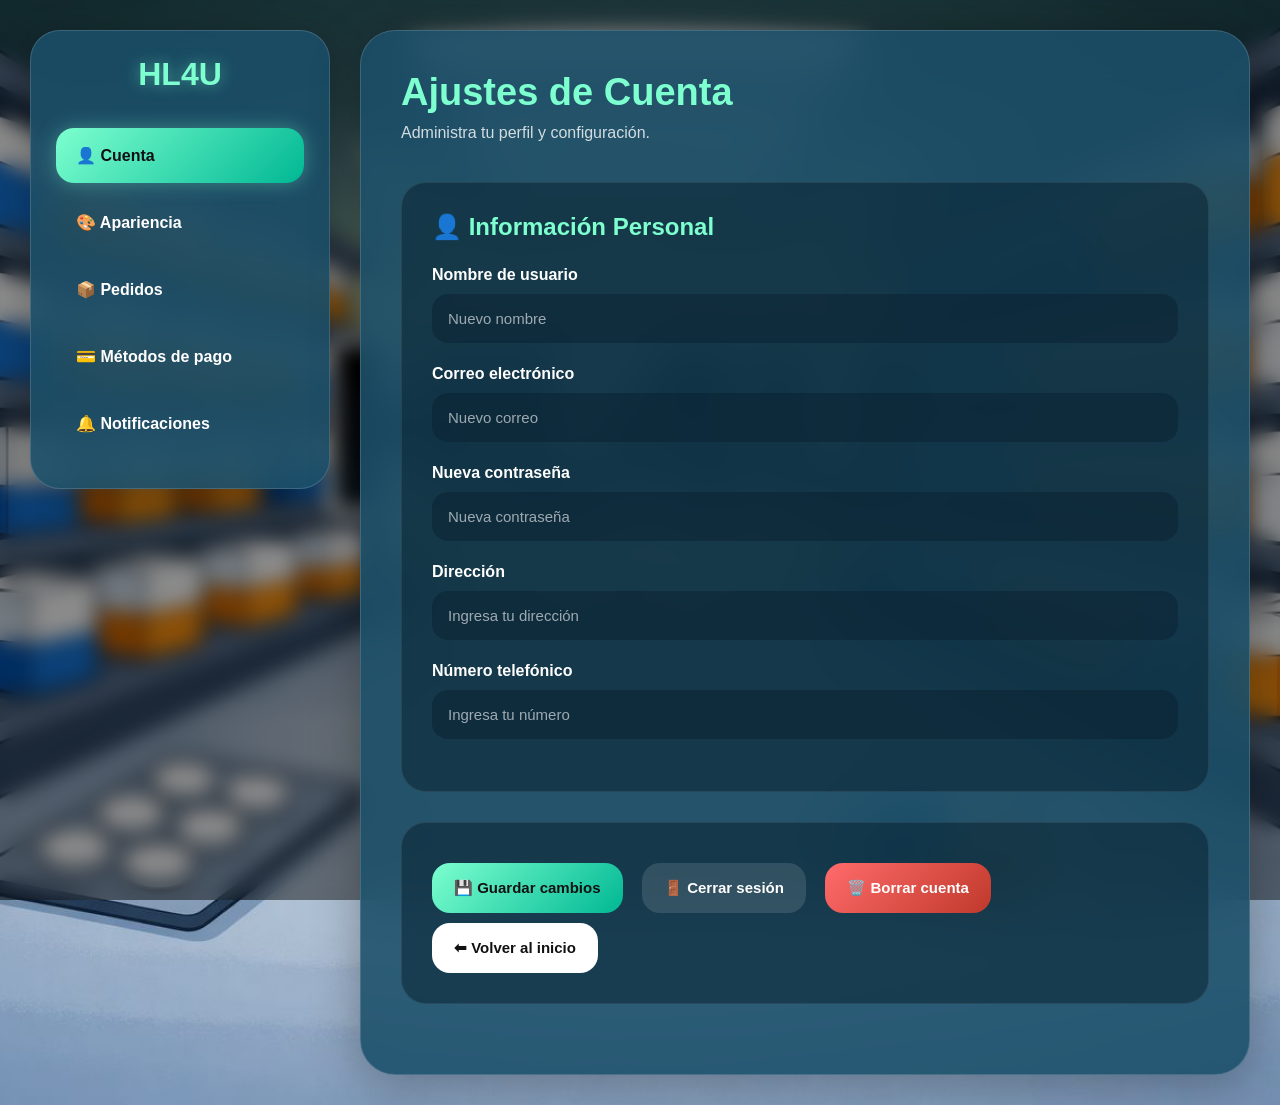
<file: ajustes.html>
<!DOCTYPE html>
<html lang="es">

<head>

<meta charset="UTF-8">
<meta name="viewport" content="width=device-width, initial-scale=1.0">

<title>Ajustes - HL4U</title>

<link rel="stylesheet" href="ajustes.css">
<link rel="icon" href="images/favicon.png">
<link rel="preconnect" href="https://fonts.googleapis.com">

<link rel="preconnect"
href="https://fonts.gstatic.com"
crossorigin>

<link href="https://fonts.googleapis.com/css2?family=Montserrat:wght@400;600;700&family=Poppins:wght@400;500;600;700&display=swap"
rel="stylesheet">
</head>

<body class="pagina-ajustes">

<!-- FONDO -->

<div class="fondo-blur"></div>

<!-- CONTENEDOR -->

<div class="contenedor-ajustes">

    <!-- SIDEBAR -->

    <aside class="sidebar-ajustes">

        <div class="logo-ajustes">
            HL4U
        </div>

        <button
        class="opcion-ajustes activo"
        onclick="mostrarSeccion('cuenta', this)">

            👤 Cuenta

        </button>

        <button
        class="opcion-ajustes"
        onclick="mostrarSeccion('apariencia', this)">

            🎨 Apariencia

        </button>

        <button
        class="opcion-ajustes"
        onclick="mostrarSeccion('pedidos', this)">

            📦 Pedidos

        </button>

        <button
        class="opcion-ajustes"
        onclick="mostrarSeccion('pagos', this)">

            💳 Métodos de pago

        </button>

        <button
        class="opcion-ajustes"
        onclick="mostrarSeccion('notificaciones', this)">

            🔔 Notificaciones

        </button>

    </aside>

    <!-- PANEL DERECHO -->

    <main class="panel-ajustes">

        <!-- CUENTA -->

        <section
        id="cuenta"
        class="seccion-ajustes">

            <h1 class="titulo-panel">
                Ajustes de Cuenta
            </h1>

            <p class="descripcion-panel">
                Administra tu perfil y configuración.
            </p>

            <section class="card-ajustes">

                <h2>
                    👤 Información Personal
                </h2>

                <div class="grupo-input">

                    <label>
                        Nombre de usuario
                    </label>

                    <input
                    type="text"
                    placeholder="Nuevo nombre">

                </div>

                <div class="grupo-input">

                    <label>
                        Correo electrónico
                    </label>

                    <input
                    type="email"
                    placeholder="Nuevo correo">

                </div>

                <div class="grupo-input">

                    <label>
                        Nueva contraseña
                    </label>

                    <input
                    type="password"
                    placeholder="Nueva contraseña">

                </div>

                <div class="grupo-input">

                    <label>
                        Dirección
                    </label>

                    <input
                    type="text"
                    placeholder="Ingresa tu dirección">

                </div>

                <div class="grupo-input">

                    <label>
                        Número telefónico
                    </label>

                    <input
                    type="text"
                    placeholder="Ingresa tu número">

                </div>

            </section>

        </section>

        <!-- APARIENCIA -->

        <section
        id="apariencia"
        class="seccion-ajustes"
        style="display:none;">

            <h1 class="titulo-panel">
                Apariencia
            </h1>

            <p class="descripcion-panel">
                Personaliza cómo se ve HL4U.
            </p>

            <section class="card-ajustes">

                <div class="grupo-input">

                    <label>
                        Tema
                    </label>

                   <select id="selector-tema">

                     <option value="claro">
                        Claro
                     </option>

                     <option value="oscuro">
                       Oscuro
                        </option>

                        </select>

                </div>

                <div class="grupo-input">

                    <label>
                        Tamaño de letra
                    </label>

                  <select id="selector-tamano">

                    <option value="14px">
                      Pequeña
                        </option>

                     <option value="16px" selected>
                        Normal
                    </option>

                    <option value="20px">
                     Grande
                    </option>

                    </select>

                </div>

                <div class="grupo-input">

                 <label>
                  Fuente de letra
                </label>

             <select id="selector-fuente">

              <option value="Poppins">
            Poppins
             </option>

             <option value="Montserrat">
            Montserrat
            </option>

            <option value="Arial">
            Arial
                </option>

            </select>

            </div>

            </section>

        </section>

        <!-- PEDIDOS -->

       <!-- PEDIDOS -->

<section
id="pedidos"
class="seccion-ajustes"
style="display:none;">

    <h1 class="titulo-panel">
        Pedidos
    </h1>

    <p class="descripcion-panel">
        Consulta el estado de tus compras.
    </p>

    <!-- BOTONES -->

    <div class="botones-pedidos">

        <button
        class="btn-pedido activo-pedido"
        onclick="mostrarPanelPedido('historial-panel', this)">

            📦 Historial

        </button>

        <button
        class="btn-pedido"
        onclick="mostrarPanelPedido('pendientes-panel', this)">

            🚚 Pendientes

        </button>

        <button
        class="btn-pedido"
        onclick="mostrarPanelPedido('cancelados-panel', this)">

            ❌ Cancelados

        </button>

        <button
        class="btn-pedido"
        onclick="mostrarPanelPedido('estado-panel', this)">

            📍 Estado

        </button>

    </div>

    <!-- CONTENIDO -->

    <div class="contenido-pedidos">

        <!-- HISTORIAL -->

        <div
        class="panel-pedido"
        id="historial-panel">

            <div class="pedido-card">

                <h3>
                    📦 Historial de pedidos
                </h3>

                <p>
                    Pedido #HL4U-2041
                </p>

                <span>
                    Entregado • 12 Marzo
                </span>

            </div>

        </div>

        <!-- PENDIENTES -->

        <div
        class="panel-pedido"
        id="pendientes-panel"
        style="display:none;">

            <div class="pedido-card">

                <h3>
                    🚚 Pedidos pendientes
                </h3>

                <p>
                    Proteína Whey Premium
                </p>

                <span>
                    Llegará en 3 días
                </span>

            </div>

        </div>

        <!-- CANCELADOS -->

        <div
        class="panel-pedido"
        id="cancelados-panel"
        style="display:none;">

            <div class="pedido-card">

                <h3>
                    ❌ Pedidos cancelados
                </h3>

                <p>
                    Pedido #HL4U-1880
                </p>

                <span>
                    Cancelado por usuario
                </span>

            </div>

        </div>

        <!-- ESTADO -->

        <div
        class="panel-pedido"
        id="estado-panel"
        style="display:none;">

            <div class="pedido-card">

                <h3>
                    📍 Estado del pedido
                </h3>

                <p>
                    Pedido en preparación
                </p>

                <div class="barra-envio">

                    <div class="progreso-envio"></div>

                </div>

            </div>

        </div>

    </div>

</section>

        <!-- PAGOS -->

<section
id="pagos"
class="seccion-ajustes"
style="display:none;">

    <h1 class="titulo-panel">
        Métodos de Pago
    </h1>

    <p class="descripcion-panel">
        Administra tus tarjetas y métodos.
    </p>

    <section class="card-ajustes">

        <div class="tarjeta-guardada">

            <div class="info-tarjeta">

                <h3>
                    💳 Tarjeta principal
                </h3>

                <p id="tarjeta-guardada-texto">
                    **** **** **** 1234
                </p>

            </div>

        </div>

        <div class="acciones-pago">

            <button
            class="btn-agregar-pago"
            onclick="window.location.href='pago.html'">

                ➕ Agregar método de pago

            </button>

            <button
            class="btn-borrar-pago"
            onclick="borrarMetodoPago()">

                🗑️ Borrar método de pago

            </button>

        </div>

    </section>

</section>
        <!-- NOTIFICACIONES -->

<section
id="notificaciones"
class="seccion-ajustes"
style="display:none;">

    <h1 class="titulo-panel">
        Notificaciones
    </h1>

    <p class="descripcion-panel">
        Configura alertas y promociones.
    </p>

    <section class="card-ajustes">

        <!-- OPCION 1 -->

        <div class="opcion-switch">

            <div class="texto-switch">

                <h3>
                    🔔 Notificaciones de HL4U
                </h3>

                <p>
                    Recibe avisos de nuestra página y aplicación.
                </p>

            </div>

            <label class="switch">

                <input type="checkbox" id="notif-hl4u">

                <span class="slider"></span>

            </label>

        </div>

        <!-- OPCION 2 -->

        <div class="opcion-switch">

            <div class="texto-switch">

                <h3>
                    📧 Promociones por Email
                </h3>

                <p>
                    Recibe descuentos y promociones exclusivas.
                </p>

            </div>

            <label class="switch">

            <input
type="checkbox"
id="notif-email">

                <span class="slider"></span>

            </label>

        </div>

        <!-- OPCION 3 -->

        <div class="opcion-switch">

            <div class="texto-switch">

                <h3>
                    📱 SMS Promocionales
                </h3>

                <p>
                    Recibe mensajes con nuevas ofertas.
                </p>

            </div>

            <label class="switch">

                <input type="checkbox" id="notif-sms">

                <span class="slider"></span>

            </label>

        </div>

    </section>

</section>

        <!-- BOTONES GENERALES -->

        <section class="card-ajustes">

            <button class="btn-guardar">
                💾 Guardar cambios
            </button>

            <button class="btn-cerrar">
                🚪 Cerrar sesión
            </button>

            <button class="btn-borrar">
                🗑️ Borrar cuenta
            </button>

            <button
            class="btn-volver"
            onclick="window.location.href='index.html'">

                ⬅ Volver al inicio

            </button>

        </section>

    </main>

</div>

<script src="ajustes.js"></script>

</body>
</html>
</file>
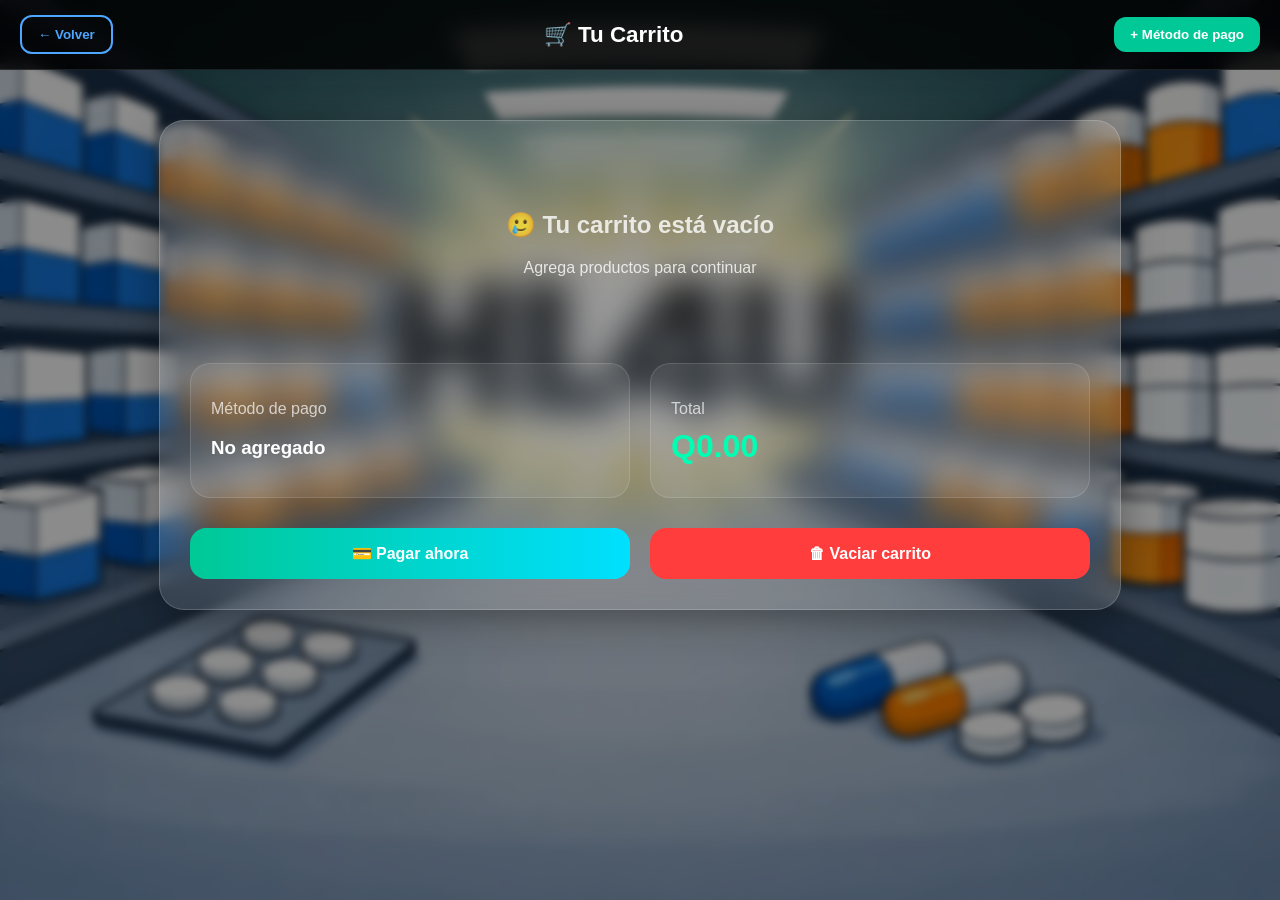
<file: carrito.html>
<!DOCTYPE html>
<html lang="es">
<head>
    <meta charset="UTF-8">
    <meta name="viewport" content="width=device-width, initial-scale=1.0">
    <title>Tu Carrito - HL4U</title>

    <link rel="stylesheet" href="carrito.css">
<link rel="icon"
href="images/favicon.png">

</head>

<body>

<header class="header">

    <button class="btn-header btn-volver"
        onclick="volverInicio()">
        ← Volver
    </button>

    <h1>🛒 Tu Carrito</h1>

    <button class="btn-header btn-pago"
        onclick="irPago()">
        + Método de pago
    </button>

</header>

<main class="contenedor-carrito">

    <div class="caja-carrito">

        <div id="lista-carrito"></div>

        <div class="resumen">

            <div class="metodo-box">
                <p>Método de pago</p>
                <h3 id="metodo-pago">
                    No agregado
                </h3>
            </div>

            <div class="total-box">
                <p>Total</p>
                <h2 id="total">
                    Q0.00
                </h2>
            </div>

        </div>

        <div class="botones">

            <button class="btn-pagar"
                onclick="finalizarCompra()">
                💳 Pagar ahora
            </button>

            <button class="btn-vaciar"
                onclick="vaciarCarrito()">
                🗑 Vaciar carrito
            </button>

        </div>

    </div>

</main>

<script src="Botones.js"></script>
<script src="carrito.js"></script>

<audio
    id="sound-success"
    src="sounds/approved.mp3"
    preload="auto">
</audio>

</body>
</html>
</file>
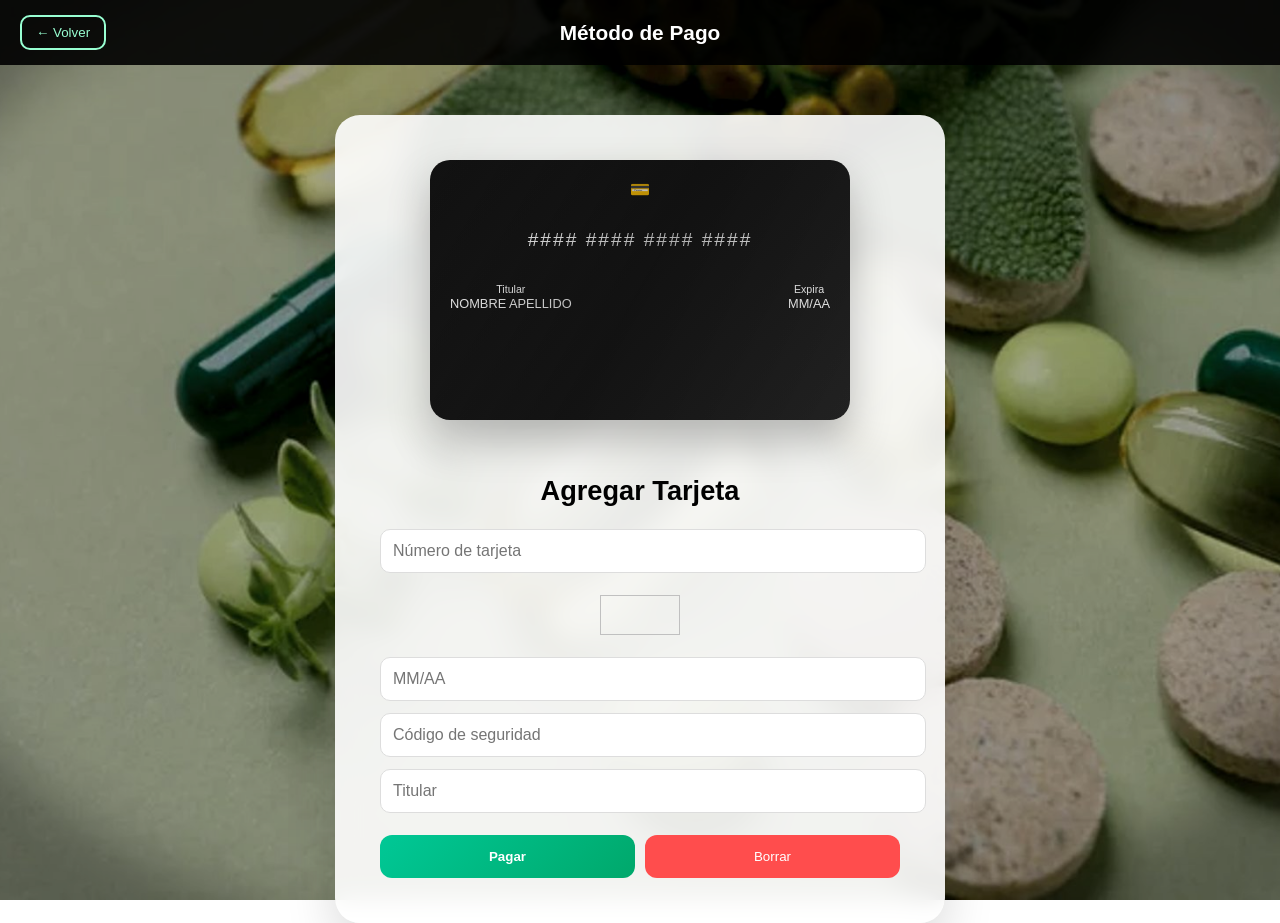
<file: pago.html>
<!DOCTYPE html>
<html lang="es">
<head>

<meta charset="UTF-8">
<meta name="viewport" content="width=device-width, initial-scale=1.0">

<title>Método de Pago</title>

<link rel="stylesheet" href="pago.css">
<link rel="icon"
href="images/favicon.png">

</head>

<body class="pago-body">

<header class="header">

    <button
        class="btn-header btn-volver"
        onclick="volverCarrito()">

        ← Volver

    </button>

    <h1>Método de Pago</h1>

    <div></div>

</header>

<main class="contenedor">

<div class="caja">

    <!-- =========================
         TARJETA VISUAL
    ========================== -->
    <div class="tarjeta-preview" id="tarjetaPreview">

        <div class="chip">💳</div>

        <div class="numero" id="prevNumero">
            #### #### #### ####
        </div>

        <div class="fila">

            <div>
                <small>Titular</small>
                <div id="prevTitular">
                    NOMBRE APELLIDO
                </div>
            </div>

            <div>
                <small>Expira</small>
                <div id="prevFecha">
                    MM/AA
                </div>
            </div>

        </div>

        <img
            id="prevLogo"
            class="logo-tarjeta-preview">

    </div>

    <!-- =========================
         TITULO
    ========================== -->
    <h2>Agregar Tarjeta</h2>

    <!-- =========================
         NUMERO TARJETA
    ========================== -->
    <input
        type="text"
        id="tarjeta"
        placeholder="Número de tarjeta"
        maxlength="16"
        oninput="validarTarjeta()">

    <!-- =========================
         LOGO ABAJO
    ========================== -->
    <img
        id="logo-tarjeta"
        style="
            width:80px;
            margin:10px auto;
            display:block;
        ">

    <!-- =========================
         FECHA
    ========================== -->
    <input
        type="text"
        id="fecha"
        placeholder="MM/AA"
        maxlength="5"
        oninput="formatearFecha(this)">

    <!-- =========================
         CVC
    ========================== -->
    <input
        type="text"
        id="cvc"
        placeholder="Código de seguridad"
        maxlength="4">

    <!-- =========================
         TITULAR
    ========================== -->
    <input
        type="text"
        id="titular"
        placeholder="Titular"
        oninput="
            this.value=this.value.toUpperCase();
            actualizarTarjeta()
        ">

    <!-- =========================
         BOTONES
    ========================== -->
    <div class="botones">

        <button
            class="btn-crear"
            onclick="guardarTarjeta()">

            Pagar

        </button>

        <button
            class="btn-borrar"
            onclick="limpiar()">

            Borrar

        </button>

    </div>

</div>
</main>

<!-- =========================
     JS
========================== -->
<script src="pago.js"></script>

<!-- =========================
     AUDIO
========================== -->
<audio
    id="sound-success"
    src="sounds/approved.mp3"
    preload="auto">
</audio>

</body>
</html>
</file>
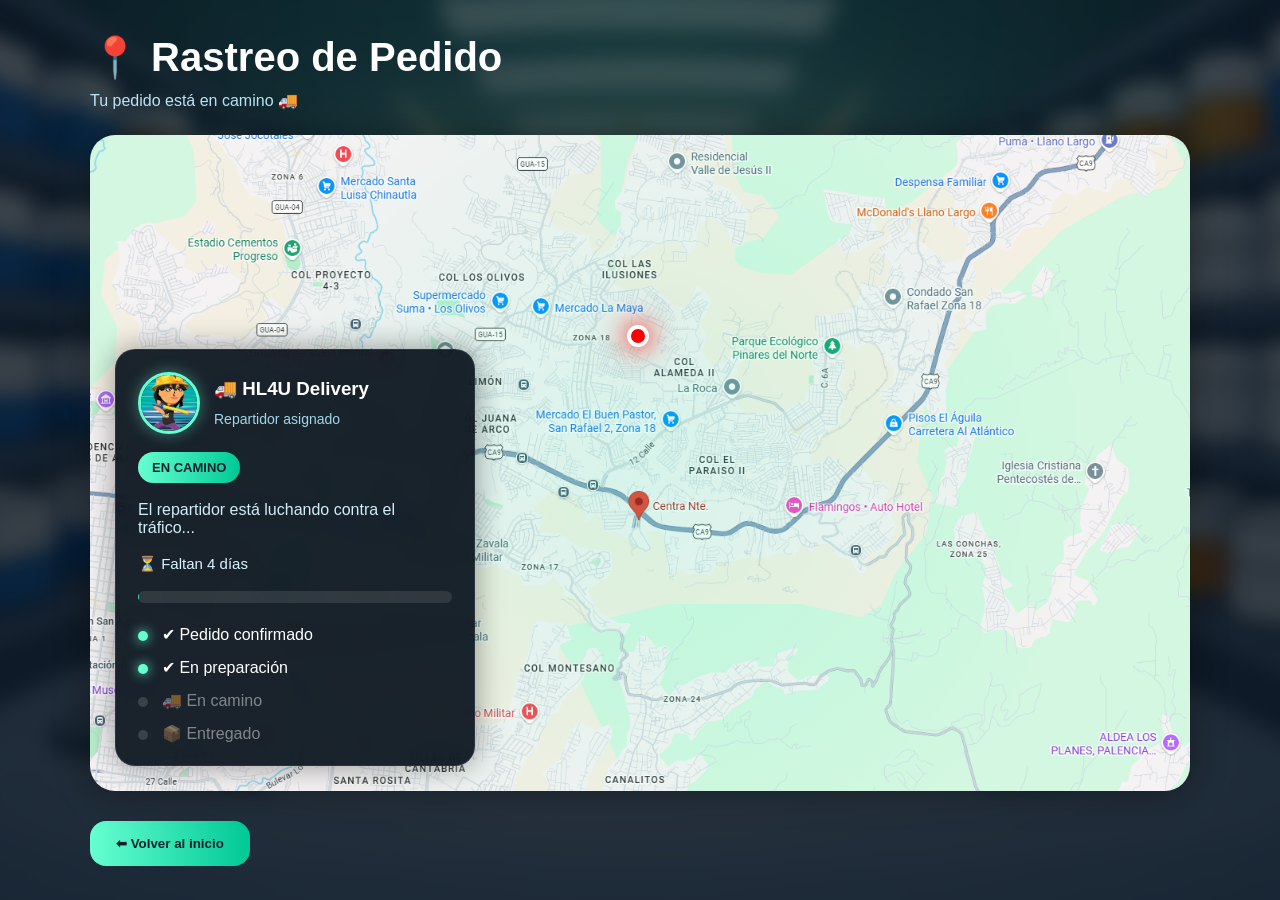
<file: rastreo.html>
<!DOCTYPE html>
<html lang="es">

<head>

<meta charset="UTF-8">
<meta name="viewport"
content="width=device-width, initial-scale=1.0">

<title>Rastreo de Pedido - HL4U</title>

<link rel="stylesheet" href="rastreo.css">

<link rel="icon"
href="images/favicon.png">

</head>

<div class="fondo-rastreo"></div>
<body class="rastreo-body">

<div class="overlay"></div>

<main class="contenedor-rastreo">

    <!-- HEADER -->

    <div class="header-rastreo">

        <h1>
            📍 Rastreo de Pedido
        </h1>

        <p>
            Tu pedido está en camino 🚚
        </p>

    </div>

    <!-- MAPA -->

    <div class="mapa-container">

        <img
        src="images/Map/cn.png"
        class="mapa-img">

        <!-- PUNTO -->

        <div class="pin-repartidor"></div>

        <!-- TARJETA -->

       <div class="info-envio"> <!-- HEADER PREMIUM -->
         <div class="delivery-top"> 
            <img id="avatar-repartidor" class="avatar-driver" src=""> 
            <div> <h3> 🚚 HL4U Delivery </h3> <span class="driver-name"> Repartidor asignado </span> 
            </div> 
        </div> <!-- BADGE --> 
        <div class="badge-envio"> EN CAMINO 

        </div> <!-- MENSAJES --> <p id="estado-random"> El repartidor está luchando contra el tráfico... </p> 
        <!-- TIEMPO --> <div class="tiempo-restante"> ⏳ <span id="texto-tiempo"> Faltan 4 días </span> </div>
          <!-- BARRA --> <div class="barra-rastreo"> <div class="progreso-rastreo" id="barra-progreso"></div> </div>
            <!-- TIMELINE --> <div class="timeline-envio"> <div class="timeline-item activo"> 
                ✔ Pedido confirmado </div> <div class="timeline-item activo">
                 ✔ En preparación </div> <div class="timeline-item" id="timeline-camino"> 
                    🚚 En camino </div> <div class="timeline-item" id="timeline-entregado"> 
                        📦 Entregado </div> 
                    </div> 
                </div>

    </div>

    <!-- BOTON -->

    <button
    class="btn-volver"
    onclick="window.location.href='index.html'">

        ⬅ Volver al inicio

    </button>

</main>

<script src="rastreo.js"></script>

</body>
</html>
</file>
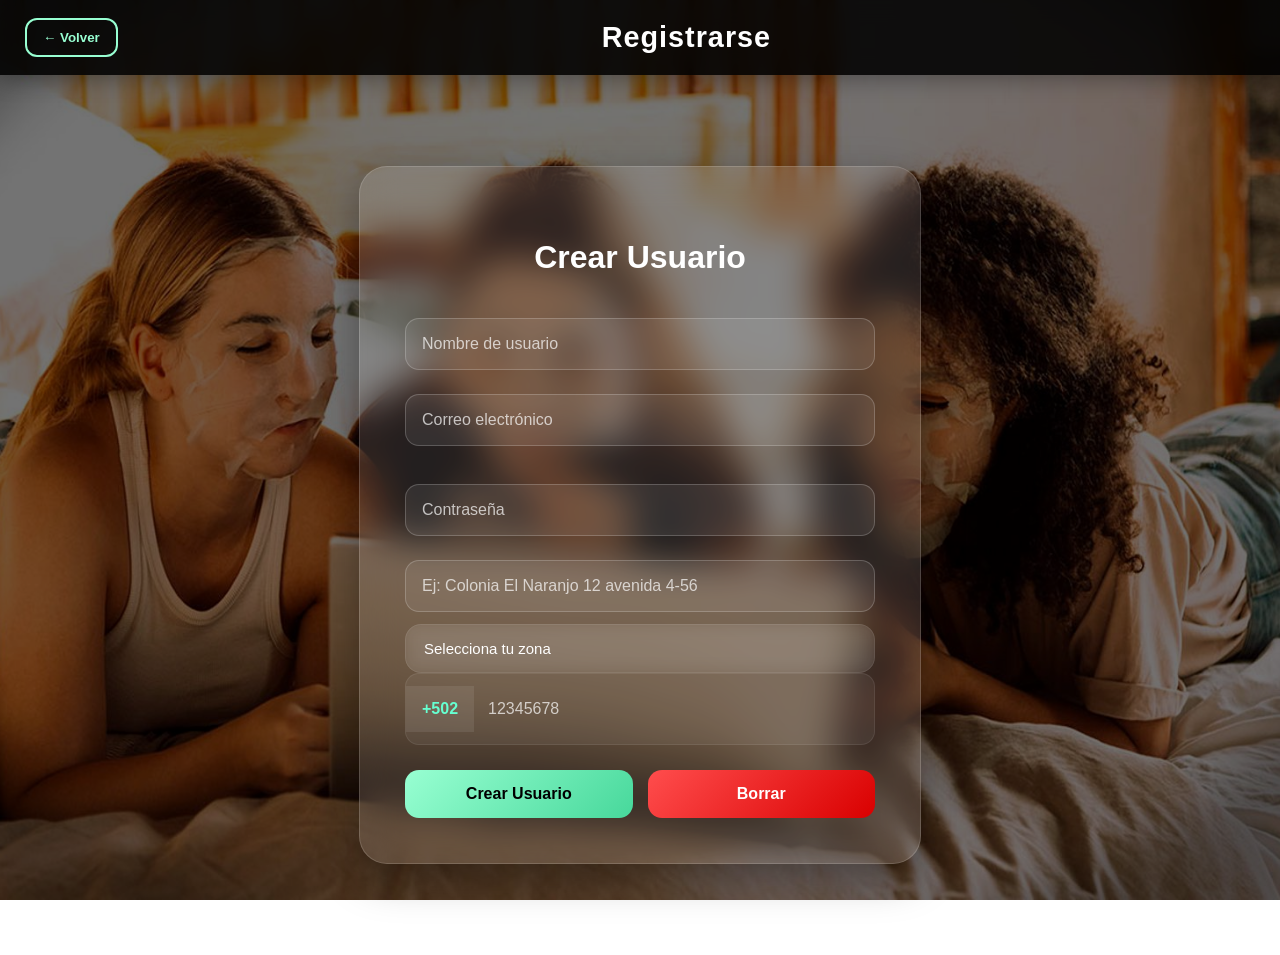
<file: registro.html>
<!DOCTYPE html>
<html lang="es">
<head>
    <meta charset="UTF-8">
    <meta name="viewport" content="width=device-width, initial-scale=1.0">
    <title>Registro - HL4U</title>
    <link rel="stylesheet" href="registro.css">
    <link rel="icon"
href="images/favicon.png">
</head>

<body>

<header class="header">

<button style="position:relative;z-index:9999"
        onclick="window.location.href='index.html'">
    ← Volver
</button>

    <h1>Registrarse</h1>

</header>
<main class="contenedor">

    <div class="caja">

        <h2>Crear Usuario</h2>

        <input type="text" id="usuario" placeholder="Nombre de usuario">

        <input type="email" id="email" placeholder="Correo electrónico">
        <p id="error-email" class="error"></p>

        <input type="password" id="password" placeholder="Contraseña">

<!-- DIRECCIÓN -->

<div class="grupo-input">

    <input
    type="text"
    id="direccion"
    placeholder="Ej: Colonia El Naranjo 12 avenida 4-56">

</div>

<!-- ZONA -->

<div class="grupo-input">


    <select id="zona">

        <option value="">
            Selecciona tu zona
        </option>

        <option>Zona 1</option>
        <option>Zona 2</option>
        <option>Zona 3</option>
        <option>Zona 4</option>
        <option>Zona 5</option>
        <option>Zona 6</option>
        <option>Zona 7</option>
        <option>Zona 8</option>
        <option>Zona 9</option>
        <option>Zona 10</option>
        <option>Zona 11</option>
        <option>Zona 12</option>
        <option>Zona 13</option>
        <option>Zona 14</option>
        <option>Zona 15</option>
        <option>Zona 16</option>
        <option>Zona 17</option>
        <option>Zona 18</option>
        <option>Zona 19</option>
        <option>Zona 20</option>
        <option>Zona 21</option>
        <option>Zona 22</option>
        <option>Zona 23</option>
        <option>Zona 24</option>
        <option>Zona 25</option>
        <option>Zona 26</option>
        <option>Zona 27</option>
        <option>Zona 28</option>
        <option>Zona 29</option>
        <option>Zona 30</option>

    </select>

</div>

<!-- TELÉFONO -->

<div class="grupo-input">

   

    
    <div class="telefono-box">

        <span class="codigo-pais">
            +502
        </span>

        <input
        type="text"
        id="telefono"
        maxlength="8"
        placeholder="12345678">

    </div>

</div>


        <div class="botones">
            <button class="btn-crear" onclick="crearUsuario()">Crear Usuario</button>
            <button class="btn-borrar" onclick="borrarDatos()">Borrar</button>
        </div>

    </div>

</main>

<script src="registro.js"></script>

</body>
</html>
</file>
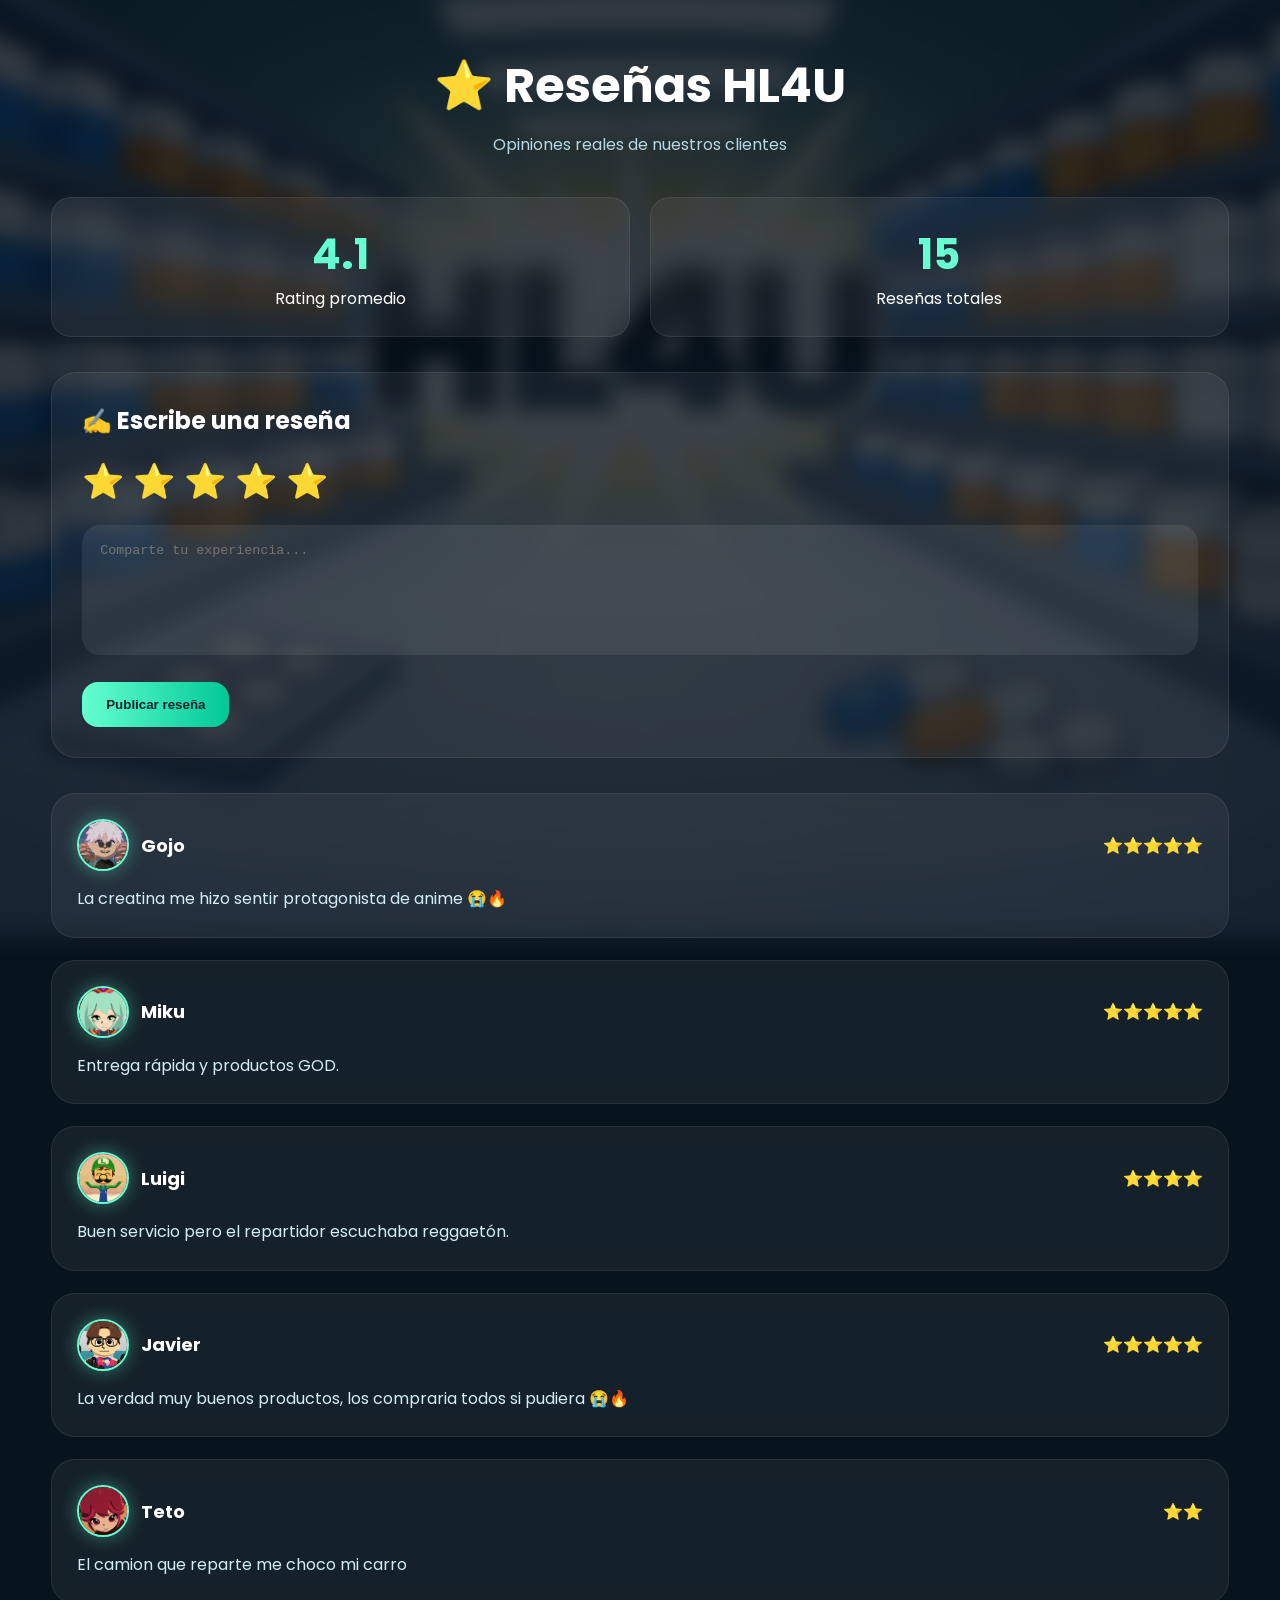
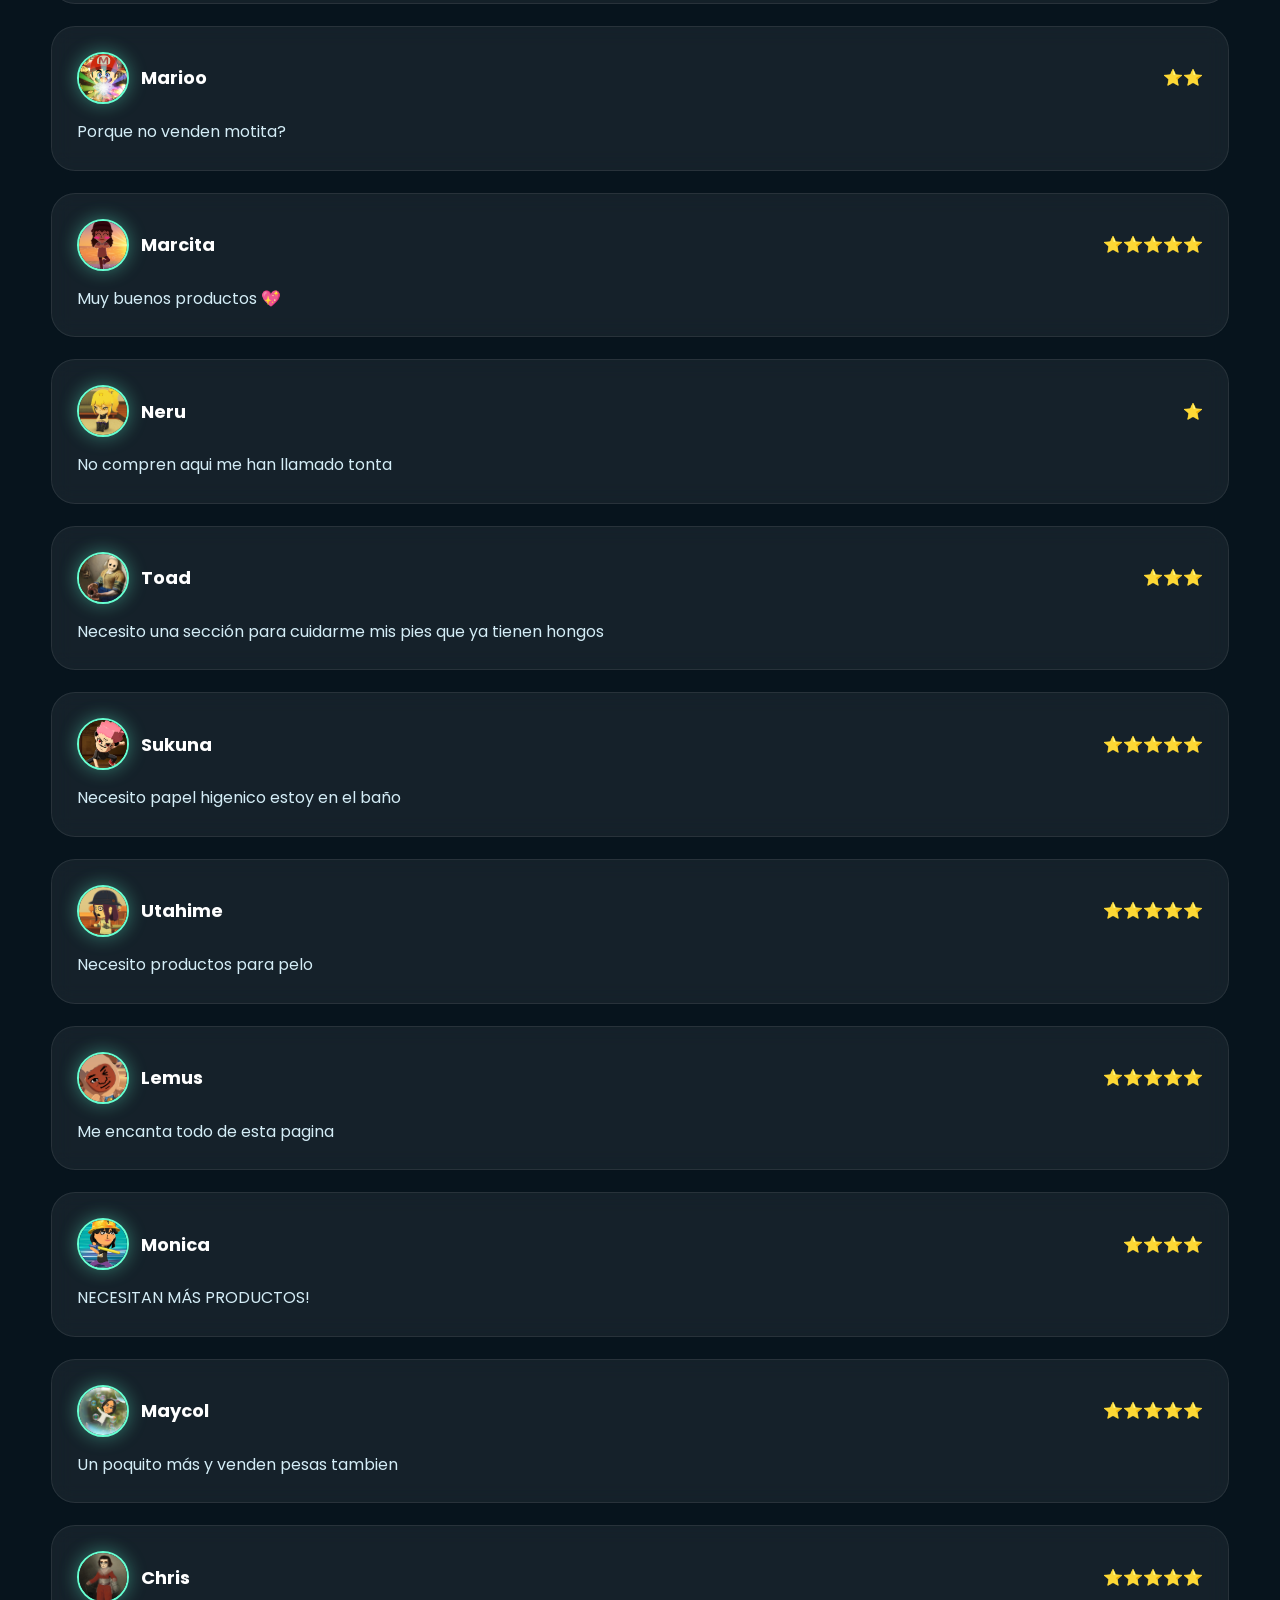
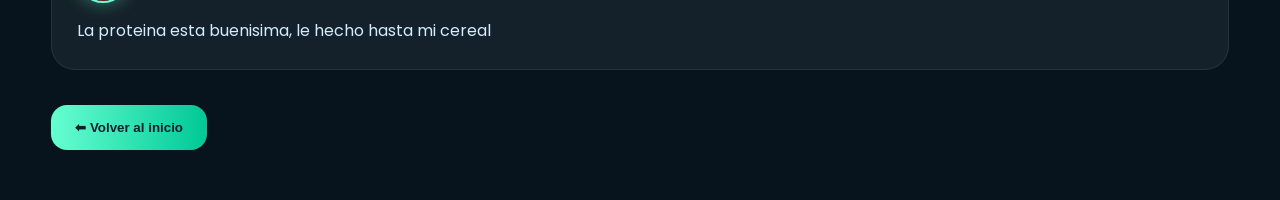
<file: resenas.html>
<!DOCTYPE html>
<html lang="es">

<head>

<meta charset="UTF-8">
<meta name="viewport" content="width=device-width, initial-scale=1.0">

<title>Reseñas - HL4U</title>

<link rel="stylesheet" href="resenas.css">

<link rel="preconnect"
href="https://fonts.googleapis.com">

<link rel="preconnect"
href="https://fonts.gstatic.com"
crossorigin>

<link href="https://fonts.googleapis.com/css2?family=Poppins:wght@400;500;600;700&display=swap"
rel="stylesheet">

<link rel="icon"
href="images/favicon.png">

</head>

<body>

<div class="fondo-resenas"></div>

<div class="contenedor-resenas">

    <header class="header-resenas">

        <h1>
            ⭐ Reseñas HL4U
        </h1>

        <p>
            Opiniones reales de nuestros clientes
        </p>

    </header>

    <!-- STATS -->

    <section class="stats-resenas">

        <div class="stat-card">

            <h2 id="promedio-rating">
                5.0
            </h2>

            <span>
                Rating promedio
            </span>

        </div>

        <div class="stat-card">

            <h2 id="cantidad-resenas">
                0
            </h2>

            <span>
                Reseñas totales
            </span>

        </div>

    </section>

    <!-- CREAR RESEÑA -->

    <section class="crear-resena">

        <h2>
            ✍️ Escribe una reseña
        </h2>

        <div class="estrellas-input">

            <span onclick="seleccionarEstrella(1)">⭐</span>
            <span onclick="seleccionarEstrella(2)">⭐</span>
            <span onclick="seleccionarEstrella(3)">⭐</span>
            <span onclick="seleccionarEstrella(4)">⭐</span>
            <span onclick="seleccionarEstrella(5)">⭐</span>

        </div>

        <textarea
        id="comentario"
        placeholder="Comparte tu experiencia..."></textarea>

        <button onclick="agregarResena()">
            Publicar reseña
        </button>

    </section>

    <!-- LISTA -->

    <section
    class="lista-resenas"
    id="lista-resenas">

    </section>

    <button
    class="btn-volver"
    onclick="window.location.href='index.html'">

        ⬅ Volver al inicio

    </button>

</div>

<script src="resenas.js"></script>

</body>
</html>
</file>
<file: ajustes.css>
/* =========================
   RESET
========================= */

*{
    margin:0;
    padding:0;
    box-sizing:border-box;
}

/* =========================
   BODY
========================= */

body.pagina-ajustes{

    min-height:100vh;

    font-family:
        Arial,
        Helvetica,
        sans-serif;

    background:
        url("images/HL4Uep.jpeg");

    background-size:cover;
    background-position:center;

    overflow-x:hidden;

    position:relative;

    color:rgb(255, 255, 255);
}

body {

    font-family:
        'Poppins',
        sans-serif;
}

/* =========================
   FONDO BLUR
========================= */

.fondo-blur{

    position:fixed;

    inset:0;

    backdrop-filter:
        blur(10px);

    background:
        rgba(0,0,0,0.45);

    z-index:-1;
}

/* =========================
   LAYOUT GENERAL
========================= */

.contenedor-ajustes{

    display:flex;

    min-height:100vh;

    padding:30px;
    gap:30px;
}

/* =========================
   SIDEBAR
========================= */

.sidebar-ajustes{

    width:300px;

    background:
       rgba(27,79,105,0.88);

    backdrop-filter:
        blur(20px);

    border:
        1px solid rgba(255,255,255,0.15);

    border-radius:30px;

    padding:25px;

    box-shadow:
        0 10px 40px rgba(0,0,0,0.25);

    height:fit-content;

    position:sticky;
    top:25px;
}

/* LOGO */

.logo-ajustes{

    font-size:32px;
    font-weight:bold;

    margin-bottom:35px;

    text-align:center;

    color:#7dffcf;

    text-shadow:
        0 0 15px rgba(125,255,207,0.5);
}

/* BOTONES */

.opcion-ajustes{

    width:100%;

    border:none;

    background:
        transparent;

    color:white;

    text-align:left;

    padding:18px 20px;

    border-radius:18px;

    font-size:16px;

    font-weight:600;

    margin-bottom:12px;

    cursor:pointer;

    transition:0.3s;
}

.opcion-ajustes:hover{

    background:
        rgba(125,255,207,0.18);

    transform:
        translateX(5px);

    color:#7dffcf;
}

.opcion-ajustes.activo{

    background:
        linear-gradient(
            135deg,
            #7dffcf,
            #00b894
        );

    color:#111;

    box-shadow:
        0 0 20px rgba(125,255,207,0.35);
}

/* =========================
   PANEL DERECHO
========================= */

.panel-ajustes{

    flex:1;

    background:
    rgba(27,79,105,0.88);

    backdrop-filter:
        blur(25px);

    border:
        1px solid rgba(255,255,255,0.15);

    border-radius:35px;

    padding:40px;

    box-shadow:
        0 10px 50px rgba(0,0,0,0.3);
}

/* TITULOS */

.titulo-panel{

    font-size:38px;

    margin-bottom:10px;

    color:#7dffcf;
}

.descripcion-panel{

    opacity:0.8;

    margin-bottom:40px;

    font-size:16px;
}

/* =========================
   CARDS
========================= */

.card-ajustes{

   background:
    rgba(10,35,50,0.55);

    border:
        1px solid rgba(255,255,255,0.08);

    border-radius:25px;

    padding:30px;

    margin-bottom:30px;
}

.card-ajustes h2{

    margin-bottom:25px;

    color:#7dffcf;
}

/* =========================
   INPUTS
========================= */

.grupo-input{

    margin-bottom:22px;
}

.grupo-input label{

    display:block;

    margin-bottom:10px;

    font-weight:600;
}

.grupo-input input,
.grupo-input select{

    width:100%;

    padding:16px;

    border:none;

    border-radius:16px;

  background:
    rgba(10,35,50,0.55);

    color:white;

    font-size:15px;

    outline:none;

    transition:0.3s;
}

.grupo-input input:focus,
.grupo-input select:focus{

    border:
        1px solid #7dffcf;

    box-shadow:
        0 0 18px rgba(125,255,207,0.25);
}

/* PLACEHOLDER */

::placeholder{

    color:
        rgba(255,255,255,0.6);
}

/* =========================
   BOTONES
========================= */

.btn-guardar,
.btn-cerrar,
.btn-borrar,
.btn-secundario,
.btn-volver{

    border:none;

    padding:16px 22px;

    border-radius:18px;

    cursor:pointer;

    font-size:15px;

    font-weight:bold;

    transition:0.3s;

    margin-right:15px;

    margin-top:10px;
}

/* GUARDAR */

.btn-guardar{

    background:
        linear-gradient(
            135deg,
            #7dffcf,
            #00b894
        );

    color:#111;
}

.btn-guardar:hover{

    transform:
        translateY(-3px);

    box-shadow:
        0 8px 25px rgba(125,255,207,0.35);
}

/* CERRAR */

.btn-cerrar{

    background:
        rgba(255,255,255,0.12);

    color:white;
}

/* BORRAR */

.btn-borrar{

    background:
        linear-gradient(
            135deg,
            #ff6b6b,
            #c0392b
        );

    color:white;
}

/* SECUNDARIOS */

.btn-secundario{

    background:
        rgba(255,255,255,0.1);

    color:white;
}

/* VOLVER */

.btn-volver{

    background:white;

    color:#111;
}

/* =========================
   RESPONSIVE
========================= */

@media(max-width:900px){

    .contenedor-ajustes{

        flex-direction:column;
    }

    .sidebar-ajustes{

        width:100%;

        position:relative;
        top:0;
    }

    .panel-ajustes{

        width:100%;
    }

    .titulo-panel{

        font-size:28px;
    }
}

/* =========================
   PEDIDOS
========================= */

.contenido-pedidos {

    margin-top: 30px;
}

.panel-pedido {

    background:
        rgba(0,0,0,0.18);

    border-radius:
        25px;

    padding:
        25px;

    margin-top:
        20px;
}

.pedido-card {

    background:
        rgba(255,255,255,0.08);

    padding:
        20px;

    border-radius:
        18px;

    margin-top:
        15px;
}

.barra-envio {

    width:
        100%;

    height:
        12px;

    background:
        rgba(255,255,255,0.15);

    border-radius:
        20px;

    margin-top:
        15px;

    overflow:
        hidden;
}

.progreso-envio {

    width:
        65%;

    height:
        100%;

    background:
        linear-gradient(
            90deg,
            #66ffd1,
            #00c896
        );

    border-radius:
        20px;
}

/* =========================
   BOTONES PEDIDOS
========================= */

.botones-pedidos {

    display:
        flex;

    gap:
        15px;

    flex-wrap:
        wrap;

    margin-bottom:
        25px;
}

.btn-pedido {

    border:
        none;

    background:
        rgba(255,255,255,0.08);

    color:
        white;

    padding:
        14px 22px;

    border-radius:
        14px;

    cursor:
        pointer;

    font-size:
        15px;

    transition:
        0.25s;
}

.btn-pedido:hover {

    transform:
        translateY(-2px);

    background:
        rgba(255,255,255,0.15);
}

.activo-pedido {

    background:
        linear-gradient(
            90deg,
            #66ffd1,
            #00c896
        );

    color:
        #05202c;

    font-weight:
        700;
}
/* =========================
   METODOS DE PAGO
========================= */

.tarjeta-guardada {

    background:
        rgba(255,255,255,0.05);

    border:
        1px solid rgba(255,255,255,0.08);

    border-radius:
        18px;

    padding:
        22px;

    margin-bottom:
        25px;
}

.info-tarjeta h3 {

    color:
        #ffffff;

    font-size:
        22px;

    margin-bottom:
        10px;
}

.info-tarjeta p {

    color:
        #bfe9ff;

    font-size:
        18px;

    letter-spacing:
        2px;
}

/* BOTONES */

.acciones-pago {

    display:
        flex;

    gap:
        15px;

    flex-wrap:
        wrap;
}

.btn-agregar-pago {

    background:
        linear-gradient(
            90deg,
            #66ffd1,
            #00c896
        );

    color:
        #062836;

    border:
        none;

    padding:
        14px 22px;

    border-radius:
        14px;

    font-weight:
        700;

    cursor:
        pointer;

    transition:
        0.25s;
}

.btn-agregar-pago:hover {

    transform:
        translateY(-2px);

    box-shadow:
        0 0 18px rgba(102,255,209,0.4);
}

.btn-borrar-pago {

    background:
        rgba(255,80,80,0.15);

    color:
        #ffb0b0;

    border:
        1px solid rgba(255,80,80,0.3);

    padding:
        14px 22px;

    border-radius:
        14px;

    font-weight:
        700;

    cursor:
        pointer;

    transition:
        0.25s;
}

.btn-borrar-pago:hover {

    background:
        rgba(255,80,80,0.25);
}
/* =========================
   SWITCHES
========================= */

.opcion-switch {

    display:
        flex;

    justify-content:
        space-between;

    align-items:
        center;

    gap:
        20px;

    padding:
        20px 0;

    border-bottom:
        1px solid rgba(255,255,255,0.08);
}

.opcion-switch:last-child {

    border-bottom:
        none;
}

.texto-switch h3 {

    color:
        white;

    font-size:
        18px;

    margin-bottom:
        6px;
}

.texto-switch p {

    color:
        #b8d6e5;

    font-size:
        14px;
}

/* SWITCH */

.switch {

    position:
        relative;

    display:
        inline-block;

    width:
        58px;

    height:
        30px;
}

.switch input {

    opacity:
        0;

    width:
        0;

    height:
        0;
}

.slider {

    position:
        absolute;

    cursor:
        pointer;

    top:
        0;

    left:
        0;

    right:
        0;

    bottom:
        0;

    background:
        rgba(255,255,255,0.15);

    transition:
        0.3s;

    border-radius:
        40px;
}

.slider::before {

    position:
        absolute;

    content:
        "";

    height:
        22px;

    width:
        22px;

    left:
        4px;

    bottom:
        4px;

    background:
        white;

    transition:
        0.3s;

    border-radius:
        50%;
}

.switch input:checked + .slider {

    background:
        linear-gradient(
            90deg,
            #66ffd1,
            #00c896
        );
}

.switch input:checked + .slider::before {

    transform:
        translateX(28px);
}
</file>
<file: carrito.css>
body{
    margin:0;
    font-family:Arial,sans-serif;

    background-image:url('images/HL4Uep.jpeg');
    background-size:cover;
    background-position:center;
    background-repeat:no-repeat;
    background-attachment:fixed;
}

/* overlay */

body::before{
    content:"";
    position:fixed;
    inset:0;
    background:rgba(0,0,0,0.45);
    backdrop-filter:blur(4px);
    z-index:-1;
}

/* =========================
   HEADER
========================= */

.header{
    background:rgba(0,0,0,0.82);

    display:flex;
    justify-content:space-between;
    align-items:center;

    padding:15px 20px;

    color:white;

    backdrop-filter:blur(10px);

    border-bottom:1px solid rgba(255,255,255,0.1);
}

.header h1{
    margin:0;
    font-size:1.4rem;
    text-align:center;
    flex:1;
}

/* botones header */

.btn-header{
    border:none;
    padding:10px 16px;
    border-radius:12px;

    font-weight:bold;
    cursor:pointer;

    transition:0.25s;
}

.btn-volver{
    background:transparent;
    border:2px solid #4da6ff;
    color:#4da6ff;
}

.btn-volver:hover{
    background:#4da6ff;
    color:white;
}

.btn-pago{
    background:#00c896;
    color:white;
}

.btn-pago:hover{
    transform:scale(1.05);
    box-shadow:0 0 15px rgba(0,255,170,0.4);
}

/* =========================
   CONTENEDOR
========================= */

.contenedor-carrito{
    display:flex;
    justify-content:center;

    padding:50px 20px;
}

/* caja principal */

.caja-carrito{

    width:90%;
    max-width:900px;

    background:rgba(255,255,255,0.12);

    border:1px solid rgba(255,255,255,0.18);

    backdrop-filter:blur(18px);

    border-radius:25px;

    padding:30px;

    box-shadow:
    0 10px 40px rgba(0,0,0,0.35);
}

/* =========================
   ITEMS
========================= */

.item-carrito{

    display:flex;
    align-items:center;
    gap:20px;

    background:rgba(255,255,255,0.08);

    border:1px solid rgba(255,255,255,0.12);

    padding:18px;

    border-radius:20px;

    margin-bottom:18px;

    transition:0.25s;
}

.item-carrito:hover{
    transform:translateY(-2px);
    background:rgba(255,255,255,0.12);
}

.img-carrito{
    width:90px;
    height:90px;
    object-fit:contain;

    background:white;
    border-radius:15px;
    padding:8px;
}

/* info */

.info-producto{
    flex:1;
    color:white;
}

.nombre{
    font-size:1.1rem;
    font-weight:bold;
    margin-bottom:8px;
}

.descripcion{
    opacity:0.8;
    font-size:0.9rem;
}

/* cantidad */

.cantidad{
    margin-top:12px;
}

.cantidad button{

    border:none;

    width:32px;
    height:32px;

    border-radius:8px;

    cursor:pointer;

    font-weight:bold;

    background:#00c896;
    color:white;

    transition:0.2s;
}

.cantidad button:hover{
    transform:scale(1.1);
}

.cantidad span{
    margin:0 10px;
    font-weight:bold;
}

/* derecha */

.lado-derecho{
    text-align:right;
    color:white;
}

.precio{
    font-size:1.1rem;
    font-weight:bold;
    margin-bottom:10px;
}

.lado-derecho button{

    background:red;
    color:white;

    border:none;

    width:35px;
    height:35px;

    border-radius:10px;

    cursor:pointer;
}

/* =========================
   RESUMEN
========================= */

.resumen{

    margin-top:30px;

    display:grid;
    grid-template-columns:1fr 1fr;

    gap:20px;
}

.metodo-box,
.total-box{

    background:rgba(255,255,255,0.08);

    border:1px solid rgba(255,255,255,0.12);

    border-radius:20px;

    padding:20px;

    color:white;
}

.metodo-box p,
.total-box p{
    opacity:0.7;
    margin-bottom:10px;
}

.total-box h2{
    color:#00ffb3;
    font-size:2rem;
    margin:0;
}

/* =========================
   BOTONES
========================= */

.botones{

    display:flex;
    justify-content:space-between;

    gap:20px;

    margin-top:30px;
}

.btn-pagar,
.btn-vaciar{

    flex:1;

    border:none;

    padding:16px;

    border-radius:16px;

    font-size:1rem;
    font-weight:bold;

    cursor:pointer;

    transition:0.25s;
}

.btn-pagar{

    background:
    linear-gradient(
        90deg,
        #00c896,
        #00e0ff
    );

    color:white;
}

.btn-pagar:hover{

    transform:translateY(-2px);

    box-shadow:
    0 0 25px rgba(0,255,200,0.4);
}

.btn-vaciar{

    background:#ff3d3d;
    color:white;
}

.btn-vaciar:hover{

    transform:translateY(-2px);

    box-shadow:
    0 0 20px rgba(255,0,0,0.3);
}

/* =========================
   RESPONSIVE
========================= */

@media(max-width:768px){

    .item-carrito{
        flex-direction:column;
        align-items:flex-start;
    }

    .lado-derecho{
        width:100%;
        display:flex;
        justify-content:space-between;
        align-items:center;
    }

    .resumen{
        grid-template-columns:1fr;
    }

    .botones{
        flex-direction:column;
    }

    .header h1{
        font-size:1rem;
    }

    .btn-header{
        padding:8px 10px;
        font-size:0.8rem;
    }
}
</file>
<file: pago.css>
body.pago-body {
    margin: 0;
    font-family: Arial, sans-serif;
    background-image: url('images/Methodp.jpg');
    background-size: cover;
    background-position: center;
    background-repeat: no-repeat;
    background-attachment: fixed;
}

/* overlay */
body.pago-body::before {
    content: "";
    position: fixed;
    inset: 0;
    background: rgba(0,0,0,0.35);
}

/* HEADER */
.header {
    background: rgba(0,0,0,0.90);
    color: white;
    display: flex;
    align-items: center;
    justify-content: space-between;
    padding: 15px 20px;
    position: relative;
}

/* Título perfectamente centrado */
.header h1 {
    position: absolute;
    left: 50%;
    transform: translateX(-50%);
    margin: 0;
    font-size: 1.3rem;
    color: white;
    text-align: center;
    white-space: nowrap;
}

/* Botón volver limpio */
.btn-header {
    background: transparent;
    border: 2px solid #98FFD2;
    color: #98FFD2;
    padding: 8px 14px;
    border-radius: 10px;
    cursor: pointer;
    transition: 0.3s;
    z-index: 2;
}

.btn-header:hover {
    background: #98FFD2;
    color: black;
}

/* CONTENEDOR */
.contenedor {
    display: flex;
    justify-content: center;
    align-items: center;
    min-height: 80vh;
    padding-top: 20px; /* 👈 espacio desde el header */
}

/* CAJA (MEJOR ORGANIZADA) */
.caja {
    background: rgba(255,255,255,0.90);
    padding: 45px;
    width: 520px;
    border-radius: 25px;
    backdrop-filter: blur(12px);
    text-align: center;
    box-shadow: 0 20px 50px rgba(0,0,0,0.15);

    display: flex;
    flex-direction: column;
    gap: 12px; /* 🔥 clave: separa TODO bonito */
       margin-top: 30px;
}

.caja h2 {
    font-size: 1.7rem;
    margin-bottom: 10px;
}

/* INPUTS */
.caja input {
    width: 100%;
    padding: 12px;
    border-radius: 10px;
    border: 1px solid #ddd;
    font-size: 1rem;
    transition: 0.3s;
}

.caja input:focus {
    border: 2px solid #00a86b;
    box-shadow: 0 0 0 3px rgba(0,168,107,0.2);
    outline: none;
}

/* LOGO TARJETA (IMPORTANTE PARA QUE NO SE VEA RARO) */
#logo-tarjeta {
    margin: 5px auto;
    height: 40px;
}

/* BOTONES */
.botones {
    display: flex;
    gap: 10px;
    margin-top: 10px;
}

.btn-crear {
    flex: 1;
    background: linear-gradient(135deg, #00c896, #00a86b);
    color: white;
    border: none;
    padding: 14px;
    border-radius: 12px;
    cursor: pointer;
    font-weight: bold;
    transition: 0.3s;
}

.btn-crear:hover {
    transform: translateY(-2px);
    box-shadow: 0 10px 20px rgba(0,168,107,0.3);
}

.btn-borrar {
    flex: 1;
    background: #ff4d4d;
    color: white;
    border: none;
    padding: 14px;
    border-radius: 12px;
    cursor: pointer;
    transition: 0.3s;
}

.btn-borrar:hover {
    transform: translateY(-2px);
    box-shadow: 0 10px 20px rgba(255,0,0,0.2);
}

/* BOTÓN HEADER */
.btn-header {
    background: transparent;
    border: 2px solid #98FFD2;
    color: #98FFD2;
    padding: 8px 14px;
    border-radius: 10px;
    cursor: pointer;
    transition: 0.3s;
}

.btn-header:hover {
    background: #98FFD2;
    color: black;
}
/*=========================
   TARJETA PREVIEW PRO
========================= */
.tarjeta-preview {
    width: 100%;
    max-width: 380px;
    height: 220px;
    border-radius: 20px;
    padding: 20px;
    color: rgba(255, 255, 255, 0.986);
    position: relative;
    margin: 0 auto 20px;
    transition: 0.4s ease;
    transform-style: preserve-3d;
    box-shadow: 0 20px 40px rgba(0,0,0,0.25);
    overflow: hidden;
    background: linear-gradient(135deg, #111, #222);
}

/* animación suave al cambiar datos */
.tarjeta-preview.activa {
    transform: scale(1.02);
}

/* efecto brillo dinámico */
.tarjeta-preview::before {
    content: "";
    position: absolute;
    inset: -2px;
    border-radius: 22px;
    padding: 2px;
    background: linear-gradient(120deg, transparent, rgba(0, 0, 0, 0.3), transparent);
    animation: brillo 3s linear infinite;
    pointer-events: none;
}

@keyframes brillo {
    0% { transform: translateX(-100%); }
    100% { transform: translateX(100%); }
}

/* VISA STYLE */
.tarjeta-preview.visa {
    background: linear-gradient(135deg, #1a1f71, #2b6eff);
    box-shadow: 0 20px 40px rgba(43,110,255,0.3);
}

/* MASTERCARD STYLE */
.tarjeta-preview.mastercard {
    background: linear-gradient(135deg, #ff5f00, #eb001b);
    box-shadow: 0 20px 40px rgba(235,0,27,0.25);
}

/* elementos internos */
.numero {
    font-size: 1.2rem;
    letter-spacing: 2px;
    margin-top: 30px;
}

.fila {
    display: flex;
    justify-content: space-between;
    margin-top: 30px;
    font-size: 0.8rem;
}

.logo-tarjeta-preview {
    position: absolute;
    top: 15px;
    right: 15px;
    width: 60px;
}
</file>
<file: rastreo.css>
* {

    margin: 0;
    padding: 0;
    box-sizing: border-box;
}

body.rastreo-body {

    font-family:
        Poppins,
        sans-serif;

    min-height:
        100vh;

    display:
        flex;

    justify-content:
        center;

    align-items:
        center;

    overflow-x:
        hidden;

    color:
        white;
}

.contenedor-rastreo {

    width:
        92%;

    max-width:
        1100px;
}

.header-rastreo {

    margin-bottom:
        25px;
}

.header-rastreo h1 {

    font-size:
        40px;

    margin-bottom:
        10px;
}

.header-rastreo p {

    color:
        #bde6f5;
}

.mapa-container {

    position:
        relative;

    border-radius:
        25px;

    overflow:
        hidden;

    box-shadow:
        0 0 35px rgba(0,0,0,0.35);
}

.mapa-img {

    width:
        100%;

    display:
        block;
}

/* PIN */

.pin-repartidor {

    position:
        absolute;

    top:
        40%;

    left:
        52%;

    width:
        22px;

    height:
        22px;

    background:
        red;

    border-radius:
        50%;

    border:
        4px solid white;

    animation:
        pulse 1.5s infinite;
}

@keyframes pulse {

    0% {

        transform:
            scale(1);

        box-shadow:
            0 0 0 0 rgba(255,0,0,0.6);
    }

    70% {

        transform:
            scale(1.1);

        box-shadow:
            0 0 0 18px rgba(255,0,0,0);
    }

    100% {

        transform:
            scale(1);

        box-shadow:
            0 0 0 0 rgba(255,0,0,0);
    }
}

/* TARJETA */

.info-envio {

    position:
        absolute;

    bottom:
        25px;

    left:
        25px;

    background:
        rgba(12,25,35,0.88);

    backdrop-filter:
        blur(12px);

    padding:
        22px;

    border-radius:
        20px;

    width:
        320px;

    border:
        1px solid rgba(255,255,255,0.08);
}

.info-envio h3 {

    margin-bottom:
        10px;
}

.info-envio p {

    color:
        #d2edf8;

    margin-bottom:
        18px;
}

/* BARRA */

.barra-rastreo {

    width:
        100%;

    height:
        12px;

    background:
        rgba(255,255,255,0.1);

    border-radius:
        30px;

    overflow:
        hidden;

    margin-bottom:
        12px;
}

.progreso-rastreo {

    width:
        72%;

    height:
        100%;

    background:
        linear-gradient(
            90deg,
            #66ffd1,
            #00c896
        );

    border-radius:
        30px;
}

.btn-volver {

    margin-top:
        30px;

    border:
        none;

    background:
        linear-gradient(
            90deg,
            #66ffd1,
            #00c896
        );

    color:
        #08212d;

    padding:
        15px 26px;

    border-radius:
        16px;

    font-weight:
        700;

    cursor:
        pointer;

    transition:
        0.25s;
}

.btn-volver:hover {

    transform:
        translateY(-2px);
}

/* MOBILE */

@media (max-width: 768px) {

    .info-envio {

        position:
            relative;

        width:
            100%;

        left:
            0;

        bottom:
            0;

        border-radius:
            0;
    }

    .header-rastreo h1 {

        font-size:
            28px;
    }
}

/* =========================
   GLOW AMBIENTAL
========================= */

.mapa-container::before {

    content:
        "";

    position:
        absolute;

    inset:
        0;

    background:
        radial-gradient(
            circle at center,
            rgba(0,255,180,0.12),
            transparent 70%
        );

    pointer-events:
        none;

    z-index:
        1;
}

/* =========================
   PIN REAL
========================= */

.pin-repartidor {

    z-index:
        5;

    top:
        29%;

    left:
        48.8%;

    box-shadow:
        0 0 25px red,
        0 0 50px rgba(255,0,0,0.5);
}

/* =========================
   TARJETA PREMIUM
========================= */

.info-envio {

    z-index:
        5;

    width:
        360px;

    background:
        rgba(8,18,28,0.92);

    border:
        1px solid rgba(255,255,255,0.08);

    box-shadow:
        0 0 30px rgba(0,0,0,0.4);
}

.delivery-top {

    display:
        flex;

    align-items:
        center;

    gap:
        14px;

    margin-bottom:
        18px;
}

.avatar-driver {

    width:
        62px;

    height:
        62px;

    border-radius:
        50%;

    object-fit:
        cover;

    border:
        3px solid #66ffd1;

    box-shadow:
        0 0 15px rgba(102,255,209,0.4);
}

.driver-name {

    color:
        #9dd8ea;

    font-size:
        14px;
}

.badge-envio {

    display:
        inline-block;

    background:
        linear-gradient(
            90deg,
            #66ffd1,
            #00c896
        );

    color:
        #08212d;

    font-weight:
        700;

    padding:
        8px 14px;

    border-radius:
        999px;

    font-size:
        13px;

    margin-bottom:
        18px;
}

.tiempo-restante {

    margin-bottom:
        18px;

    font-size:
        15px;

    color:
        #d9f5ff;
}

/* =========================
   TIMELINE
========================= */

.timeline-envio {

    margin-top:
        22px;

    display:
        flex;

    flex-direction:
        column;

    gap:
        14px;
}

.timeline-item {

    position:
        relative;

    padding-left:
        24px;

    opacity:
        0.45;

    transition:
        0.3s;
}

.timeline-item::before {

    content:
        "";

    position:
        absolute;

    left:
        0;

    top:
        6px;

    width:
        10px;

    height:
        10px;

    border-radius:
        50%;

    background:
        rgba(255,255,255,0.3);
}

.timeline-item.activo {

    opacity:
        1;
}

.timeline-item.activo::before {

    background:
        #66ffd1;

    box-shadow:
        0 0 12px #66ffd1;
}

/* =========================
   FONDO PREMIUM
========================= */

.fondo-rastreo {

    position:
        fixed;

    inset:
        0;

    background:
        linear-gradient(
            rgba(5,15,25,0.78),
            rgba(5,15,25,0.82)
        ),
        url("images/HL4Uep.jpeg");

    background-size:
        cover;

    background-position:
        center;

    filter:
        blur(10px);

    transform:
        scale(1.08);

    z-index:
        -2;
}

/* =========================
   OVERLAY EXTRA
========================= */

body.rastreo-body::before {

    content:
        "";

    position:
        fixed;

    inset:
        0;

    background:
        radial-gradient(
            circle at top,
            rgba(0,255,180,0.08),
            transparent 60%
        );

    z-index:
        -1;
}
</file>
<file: registro.css>
body {
    margin: 0;
    font-family: Arial, sans-serif;

    background-image: url('images/Registerbg.jpg');
    background-size: cover;
    background-position: center;
    background-repeat: no-repeat;
    background-attachment: fixed;

    min-height: 100vh;
}

/* overlay oscuro */
body::before {
    content: "";
    position: fixed;
    inset: 0;
    background:
    linear-gradient(
        rgba(0,0,0,0.55),
        rgba(0,0,0,0.55)
    );

    z-index: -1;
}

/* =========================
   HEADER
========================= */

.header {
    background: rgba(0,0,0,0.88);
    backdrop-filter: blur(10px);

    display: flex;
    align-items: center;
    justify-content: space-between;

    padding: 18px 25px;

    color: white;

    box-shadow:
    0 5px 20px rgba(0,0,0,0.3);
}

.header h1 {
    margin: 0;
    flex: 1;
    text-align: center;

    font-size: 1.8rem;
    letter-spacing: 1px;
}

/* boton volver */

.header button {

    background: transparent;
    border: 2px solid #98FFD2;

    color: #98FFD2;

    padding: 10px 16px;

    border-radius: 12px;

    cursor: pointer;

    transition: 0.3s;

    font-weight: bold;
}

.header button:hover {

    background: #98FFD2;
    color: black;

    transform: translateY(-2px);
}

/* =========================
   CONTENEDOR
========================= */

.contenedor {

    display: flex;
    justify-content: center;
    align-items: center;

    min-height: calc(100vh - 100px);

    padding: 40px 20px;
}

/* =========================
   CAJA
========================= */

.caja {

    width: 100%;
    max-width: 470px;

    background: rgba(255,255,255,0.12);

    border: 1px solid rgba(255,255,255,0.15);

    backdrop-filter: blur(18px);

    border-radius: 28px;

    padding: 45px;

    text-align: center;

    box-shadow:
    0 15px 40px rgba(0,0,0,0.35);

    animation: aparecer 0.6s ease;
}

@keyframes aparecer {

    from {
        opacity: 0;
        transform: translateY(25px);
    }

    to {
        opacity: 1;
        transform: translateY(0);
    }
}

.caja h2 {

    color: white;

    margin-bottom: 30px;

    font-size: 2rem;
}

/* =========================
   INPUTS
========================= */

input {

    width: 100%;

    padding: 16px;

    margin: 12px 0;

    border-radius: 14px;

    border: 1px solid rgba(255,255,255,0.2);

    background: rgba(255,255,255,0.08);

    color: white;

    font-size: 1rem;

    transition: 0.3s;

    box-sizing: border-box;
}

input::placeholder {
    color: rgba(255,255,255,0.7);
}

input:focus {

    outline: none;

    border: 1px solid #98FFD2;

    box-shadow:
    0 0 15px rgba(152,255,210,0.35);

    transform: scale(1.01);
}

/* =========================
   ERROR
========================= */

.error {

    color: #ff7b7b;

    font-size: 0.9rem;

    margin-top: 5px;
}

/* =========================
   BOTONES
========================= */

.botones {

    display: flex;

    gap: 15px;

    margin-top: 25px;
}

.btn-crear,
.btn-borrar {

    flex: 1;

    border: none;

    padding: 15px;

    border-radius: 14px;

    cursor: pointer;

    font-size: 1rem;

    font-weight: bold;

    transition: 0.3s;
}

/* crear */

.btn-crear {

    background:
    linear-gradient(
        135deg,
        #98FFD2,
        #47d89b
    );

    color: black;
}

.btn-crear:hover {

    transform: translateY(-3px);

    box-shadow:
    0 10px 25px rgba(152,255,210,0.35);
}

/* borrar */

.btn-borrar {

    background:
    linear-gradient(
        135deg,
        #ff4d4d,
        #d90000
    );

    color: white;
}

.btn-borrar:hover {

    transform: translateY(-3px);

    box-shadow:
    0 10px 25px rgba(255,0,0,0.3);
}

.telefono-box {

    display:
        flex;

    align-items:
        center;

    background:
        rgba(255,255,255,0.06);

    border:
        1px solid rgba(255,255,255,0.08);

    border-radius:
        14px;

    overflow:
        hidden;
}

.codigo-pais {

    padding:
        14px 16px;

    background:
        rgba(255,255,255,0.08);

    color:
        #66ffd1;

    font-weight:
        700;
}

.telefono-box input {

    flex:
        1;

    border:
        none;

    background:
        transparent;

    padding:
        14px;

    color:
        white;

    outline:
        none;
}

/* =========================
   SELECT ZONA
========================= */

.grupo-input select {

    width:
        100%;

    padding:
        15px 18px;

    border:
        1px solid rgba(255,255,255,0.08);

    border-radius:
        16px;

    background:
        rgba(255,255,255,0.06);

    color:
        white;

    font-size:
        15px;

    font-family:
        Poppins,
        sans-serif;

    outline:
        none;

    backdrop-filter:
        blur(8px);

    transition:
        0.25s;

    appearance:
        none;

    cursor:
        pointer;
}

/* HOVER */

.grupo-input select:hover {

    border:
        1px solid rgba(102,255,209,0.45);
}

/* FOCUS */

.grupo-input select:focus {

    border:
        1px solid #66ffd1;

    box-shadow:
        0 0 18px rgba(102,255,209,0.25);
}

/* OPTIONS */

.grupo-input select option {

    background:
        #12384c;

    color:
        white;
}
</file>
<file: resenas.css>
* {

    margin: 0;
    padding: 0;
    box-sizing: border-box;
}

body {

    font-family:
        Poppins,
        sans-serif;

    background:
        #07141d;

    color:
        white;

    min-height:
        100vh;

    overflow-x:
        hidden;
}

.fondo-resenas {

    position:
        fixed;

    inset:
        0;

    background:
        linear-gradient(
            rgba(5,15,25,0.82),
            rgba(5,15,25,0.85)
        ),
        url("images/HL4Uep.jpeg");

    background-size:
        cover;

    background-position:
        center;

    filter:
        blur(10px);

    transform:
        scale(1.08);

    z-index:
        -1;
}

.contenedor-resenas {

    width:
        92%;

    max-width:
        1200px;

    margin:
        auto;

    padding:
        50px 0;
}

.header-resenas {

    text-align:
        center;

    margin-bottom:
        40px;
}

.header-resenas h1 {

    font-size:
        48px;

    margin-bottom:
        10px;
}

.header-resenas p {

    color:
        #b8d8e6;
}

.stats-resenas {

    display:
        flex;

    gap:
        20px;

    margin-bottom:
        35px;
}

.stat-card {

    flex:
        1;

    background:
        rgba(255,255,255,0.06);

    backdrop-filter:
        blur(10px);

    border:
        1px solid rgba(255,255,255,0.08);

    border-radius:
        20px;

    padding:
        25px;

    text-align:
        center;
}

.stat-card h2 {

    font-size:
        42px;

    color:
        #66ffd1;
}

.crear-resena {

    background:
        rgba(255,255,255,0.06);

    padding:
        30px;

    border-radius:
        25px;

    margin-bottom:
        35px;

    border:
        1px solid rgba(255,255,255,0.08);
}

.estrellas-input {

    margin:
        18px 0;

    font-size:
        34px;

    cursor:
        pointer;
}

textarea {

    width:
        100%;

    min-height:
        130px;

    border:
        none;

    outline:
        none;

    resize:
        none;

    border-radius:
        18px;

    padding:
        18px;

    margin-bottom:
        20px;

    background:
        rgba(255,255,255,0.08);

    color:
        white;
}

.crear-resena button,
.btn-volver {

    border:
        none;

    background:
        linear-gradient(
            90deg,
            #66ffd1,
            #00c896
        );

    color:
        #05202c;

    font-weight:
        700;

    padding:
        15px 24px;

    border-radius:
        16px;

    cursor:
        pointer;

    transition:
        0.25s;
}

.crear-resena button:hover,
.btn-volver:hover {

    transform:
        translateY(-2px);
}

.lista-resenas {

    display:
        flex;

    flex-direction:
        column;

    gap:
        22px;
}

.resena-card {

    background:
        rgba(255,255,255,0.06);

    backdrop-filter:
        blur(10px);

    border:
        1px solid rgba(255,255,255,0.08);

    border-radius:
        24px;

    padding:
        25px;
}

.resena-top {

    display:
        flex;

    justify-content:
        space-between;

    align-items:
        center;

    margin-bottom:
        15px;
}

.resena-user {

    font-weight:
        700;

    font-size:
        18px;
}

.resena-stars {

    color:
        gold;
}

.resena-texto {

    color:
        #d4edf7;

    line-height:
        1.6;
}

.btn-volver {

    margin-top:
        35px;
}
.resena-user-info {

    display:
        flex;

    align-items:
        center;

    gap:
        12px;
}

.avatar-resena {

    width:
        52px;

    height:
        52px;

    border-radius:
        50%;

    object-fit:
        cover;

    border:
        2px solid #66ffd1;

    box-shadow:
        0 0 18px rgba(102,255,209,0.4);
}
</file>
